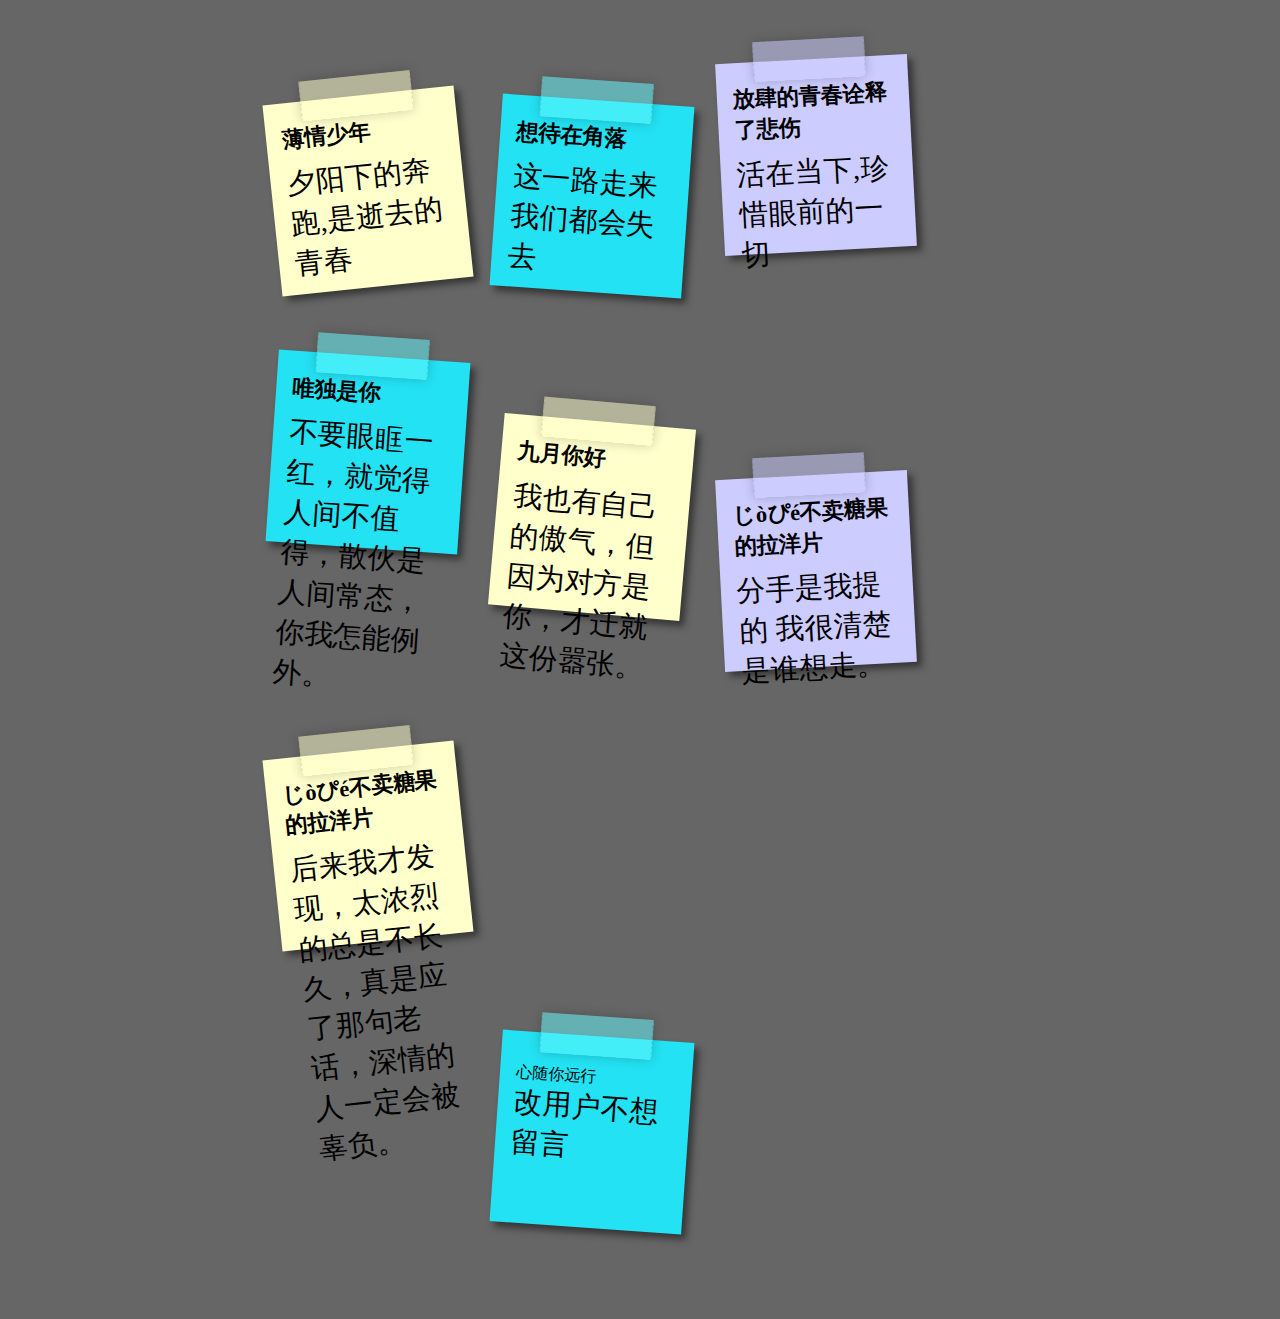
<file: html/liuyan.html>
<!doctype html>
<html lang="en">
  <head>
  <meta charset="UTF-8">
  <title>留言墙</title>
  <style>
/*step1*/
* {
	margin: 0;
	padding: 0
}
body {
	font-family: arial, sans-serif;
	font-size: 100%;
	margin: 3em 16em;
	background-color: #666;
	color: #fff;
}
h2, p {
	font-size: 100%;
	font-weight: normal;
}
ul, li {
	list-style: none;
}
ul {
	padding: 3em;
	font-size: 0;
}
ul li {
	/*让贴纸在按行显示，可以使用float实现效果*/
	display: inline-block;
 *display:inline;
	zoom: 1;
	margin: 1em 1em 3em;
	font-size: 16px;
}
ul a {
	/*使用box-shadow制作阴影效果*/
	box-shadow: 5px 5px 7px rgba(33,33,33,0.7);
	/*使用transform中的rotate制作旋转效果*/
	transform: rotate(-6deg);
	/*使用transition让transform属性变化更具生动性*/
	transition: transform .15s linear;
	/*为后面的胶纸效果设定一个参照值*/
	position: relative;
	/*实现一个四方形的标签纸效果*/
	display: inline-block;
	height: 10em;
	width: 10em;
	font-size: 100%;
	text-decoration: none;
	color: #000;
	background-color: #ffc;
	padding: 1em;
}
/*使用CSS3伪类选择器中的":before"制作胶纸效果*/
ul a:before {
	content: '';
	position: absolute;
	top: -20px;
	left: 20%;
	width: 110px;
	height: 40px;
	background-color: rgba(255, 255, 204,0.5);
	border-left: 1px dashed rgba(0, 0, 0, 0.1);
	border-right: 1px dashed rgba(0, 0, 0, 0.1);
	box-shadow: 0px 0px 12px rgba(0, 0, 0, 0.2);
}
/*step2*/
ul p {
	font-family: 'Mr Bedfort', cursive;
	font-size: 180%;
}
ul h2 {
	font-family: 'Eater', cursive;
	font-size: 140%;
	font-weight: bold;
	padding-bottom: 10px;
	padding-top: 5px;
}
/*step3*/
/*给第2，4，6，8...2n处的标签改变旋转值和背景色*/
ul li:nth-child(even) a {
	transform: rotate(4deg);
	position: relative;
	top: 5px;
	background-color: #23E2F3;
}
/*给第3，6，9...3n处的标签改变旋转值和背景色*/
ul li:nth-child(3n) a {
	transform: rotate(-3deg);
	position: relative;
	top: -5px;
	background-color: #ccf;
}
/*给第5,10,15...5n处的标签改变旋转值和背景色*/
ul li:nth-child(5n) a {
	transform: rotate(5deg);
	position: relative;
	top: -10px;
}
/*改变对应的胶纸色*/
ul li:nth-child(even) a:before {
	background-color: rgba(100, 250, 255,0.5);
}
ul li:nth-child(3n) a:before {
	background-color: rgba(204, 204, 255,0.5);
}
/*step4*/
ul li a:hover,  ul li a:focus {
	/*改变阴影效果*/
	box-shadow: 10px 10px 7px rgba(0,0,0,0.7);
	/*使用transform中的scale将便签纸放大*/
	transform: scale(1.25);
	position: relative;
	z-index: 5;
}
</style>
  </head>
  <body>
  <div>
    <ul>
      <li> <a href="">
        <h2>薄情少年</h2>
        <p>夕阳下的奔跑,是逝去的青春</p>
        </a> </li>
      <li> <a href="">
        <h2>想待在角落</h2>
        <p>这一路走来我们都会失去</p>
        </a> </li>
      <li> <a href="">
        <h2>放肆的青春诠释了悲伤</h2>
        <p>活在当下,珍惜眼前的一切</p>
        </a> </li>
      <li> <a href="">
        <h2>唯独是你</h2>
        <p>不要眼眶一红，就觉得人间不值得，散伙是人间常态，你我怎能例外。</p>
        </a> </li>
      <li> <a href="">
        <h2>九月你好</h2>
        <p>我也有自己的傲气，但因为对方是你，才迁就这份嚣张。</p>
        </a> </li>
      <li> <a href="">
        <h2>じòぴé不卖糖果的拉洋片</h2>
        <p>分手是我提的 我很清楚是谁想走。</p>
        </a> </li>
      <li> <a href="">
        <h2>じòぴé不卖糖果的拉洋片</h2>
        <p>后来我才发现，太浓烈的总是不长久，真是应了那句老话，深情的人一定会被辜负。</p>
        </a> </li>
      <li> <a href="">
        <h2></h2>心随你远行</h2>
        <p>改用户不想留言</p>
        </a> </li>
    </ul>
  </div>
</body>
</html>
</file>
